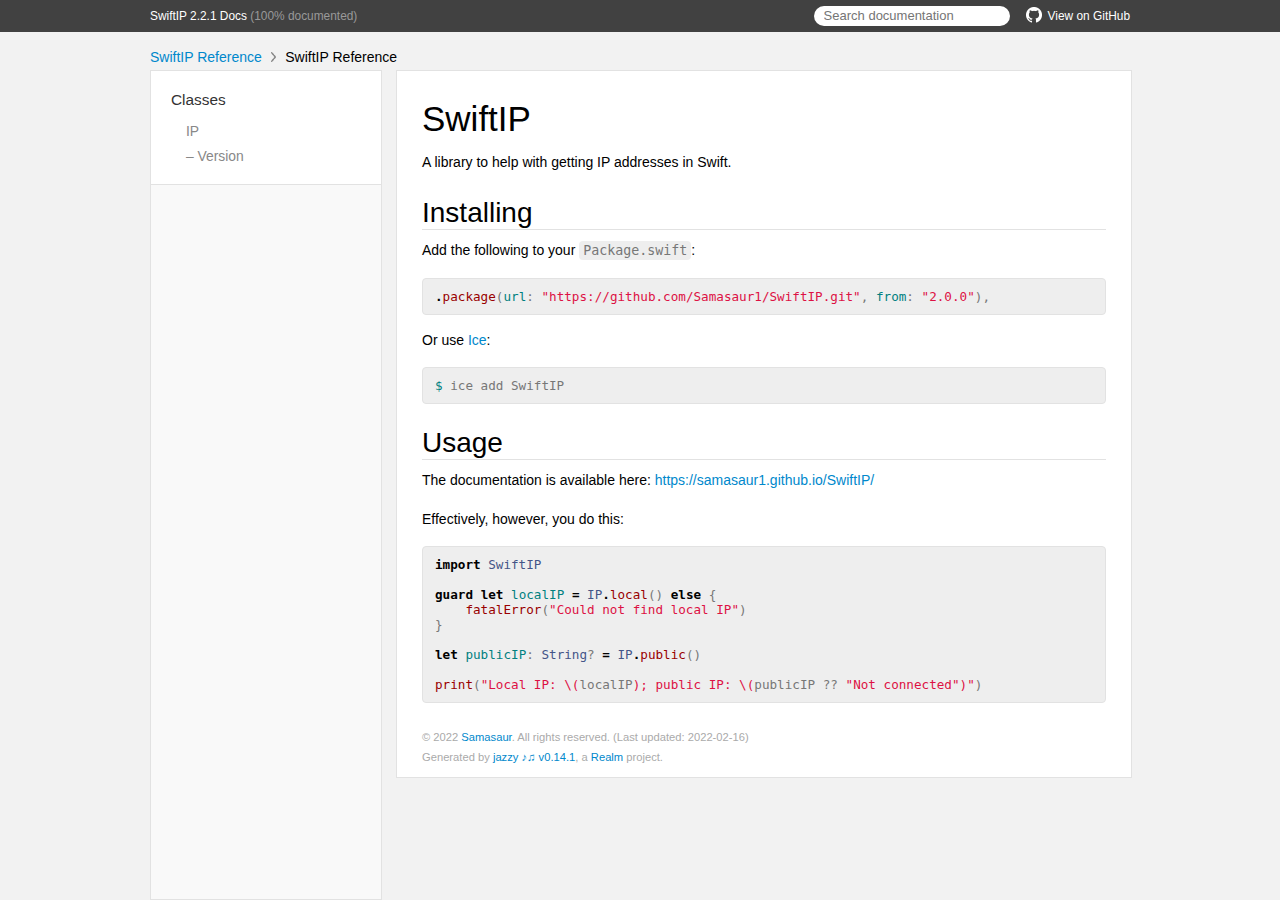
<file: index.html>
<!DOCTYPE html>
<html lang="en">
  <head>
    <title>SwiftIP  Reference</title>
    <link rel="stylesheet" type="text/css" href="css/jazzy.css" />
    <link rel="stylesheet" type="text/css" href="css/highlight.css" />
    <meta charset='utf-8'>
    <script src="js/jquery.min.js" defer></script>
    <script src="js/jazzy.js" defer></script>
    
    <script src="js/lunr.min.js" defer></script>
    <script src="js/typeahead.jquery.js" defer></script>
    <script src="js/jazzy.search.js" defer></script>
  </head>
  <body>
    <a title="SwiftIP  Reference"></a>
    <header>
      <div class="content-wrapper">
        <p><a href="index.html">SwiftIP 2.2.1 Docs</a> (100% documented)</p>
        <p class="header-right"><a href="https://github.com/Samasaur1/SwiftIP"><img src="img/gh.png" alt="GitHub"/>View on GitHub</a></p>
        <div class="header-right">
          <form role="search" action="search.json">
            <input type="text" placeholder="Search documentation" data-typeahead>
          </form>
        </div>
      </div>
    </header>
    <div class="content-wrapper">
      <p id="breadcrumbs">
        <a href="index.html">SwiftIP Reference</a>
        <img id="carat" src="img/carat.png" alt=""/>
        SwiftIP  Reference
      </p>
    </div>
    <div class="content-wrapper">
      <nav class="sidebar">
        <ul class="nav-groups">
          <li class="nav-group-name">
            <a href="Classes.html">Classes</a>
            <ul class="nav-group-tasks">
              <li class="nav-group-task">
                <a href="Classes/IP.html">IP</a>
              </li>
              <li class="nav-group-task">
                <a href="Classes/IP/Version.html">– Version</a>
              </li>
            </ul>
          </li>
        </ul>
      </nav>
      <article class="main-content">
        <section>
          <section class="section">
            
            <h1 id='swiftip' class='heading'>SwiftIP</h1>

<p>A library to help with getting IP addresses in Swift.</p>
<h2 id='installing' class='heading'>Installing</h2>

<p>Add the following to your <code>Package.swift</code>:</p>
<pre class="highlight swift"><code><span class="o">.</span><span class="nf">package</span><span class="p">(</span><span class="nv">url</span><span class="p">:</span> <span class="s">"https://github.com/Samasaur1/SwiftIP.git"</span><span class="p">,</span> <span class="nv">from</span><span class="p">:</span> <span class="s">"2.0.0"</span><span class="p">),</span>
</code></pre>

<p>Or use <a href="https://github.com/jakeheis/Ice">Ice</a>:</p>
<pre class="highlight shell"><code><span class="nv">$ </span>ice add SwiftIP
</code></pre>
<h2 id='usage' class='heading'>Usage</h2>

<p>The documentation is available here: <a href="https://samasaur1.github.io/SwiftIP/">https://samasaur1.github.io/SwiftIP/</a></p>

<p>Effectively, however, you do this:</p>
<pre class="highlight swift"><code><span class="kd">import</span> <span class="kt">SwiftIP</span>

<span class="k">guard</span> <span class="k">let</span> <span class="nv">localIP</span> <span class="o">=</span> <span class="kt">IP</span><span class="o">.</span><span class="nf">local</span><span class="p">()</span> <span class="k">else</span> <span class="p">{</span>
    <span class="nf">fatalError</span><span class="p">(</span><span class="s">"Could not find local IP"</span><span class="p">)</span>
<span class="p">}</span>

<span class="k">let</span> <span class="nv">publicIP</span><span class="p">:</span> <span class="kt">String</span><span class="p">?</span> <span class="o">=</span> <span class="kt">IP</span><span class="o">.</span><span class="nf">public</span><span class="p">()</span>

<span class="nf">print</span><span class="p">(</span><span class="s">"Local IP: </span><span class="se">\(</span><span class="n">localIP</span><span class="se">)</span><span class="s">; public IP: </span><span class="se">\(</span><span class="n">publicIP</span> <span class="p">??</span> <span class="s">"Not connected"</span><span class="se">)</span><span class="s">"</span><span class="p">)</span>
</code></pre>

          </section>
        </section>
        <section id="footer">
          <p>&copy; 2022 <a class="link" href="https://github.com/Samasaur1" target="_blank" rel="external noopener">Samasaur</a>. All rights reserved. (Last updated: 2022-02-16)</p>
          <p>Generated by <a class="link" href="https://github.com/realm/jazzy" target="_blank" rel="external noopener">jazzy ♪♫ v0.14.1</a>, a <a class="link" href="https://realm.io" target="_blank" rel="external noopener">Realm</a> project.</p>
        </section>
      </article>
    </div>
  </body>
</html>
</file>
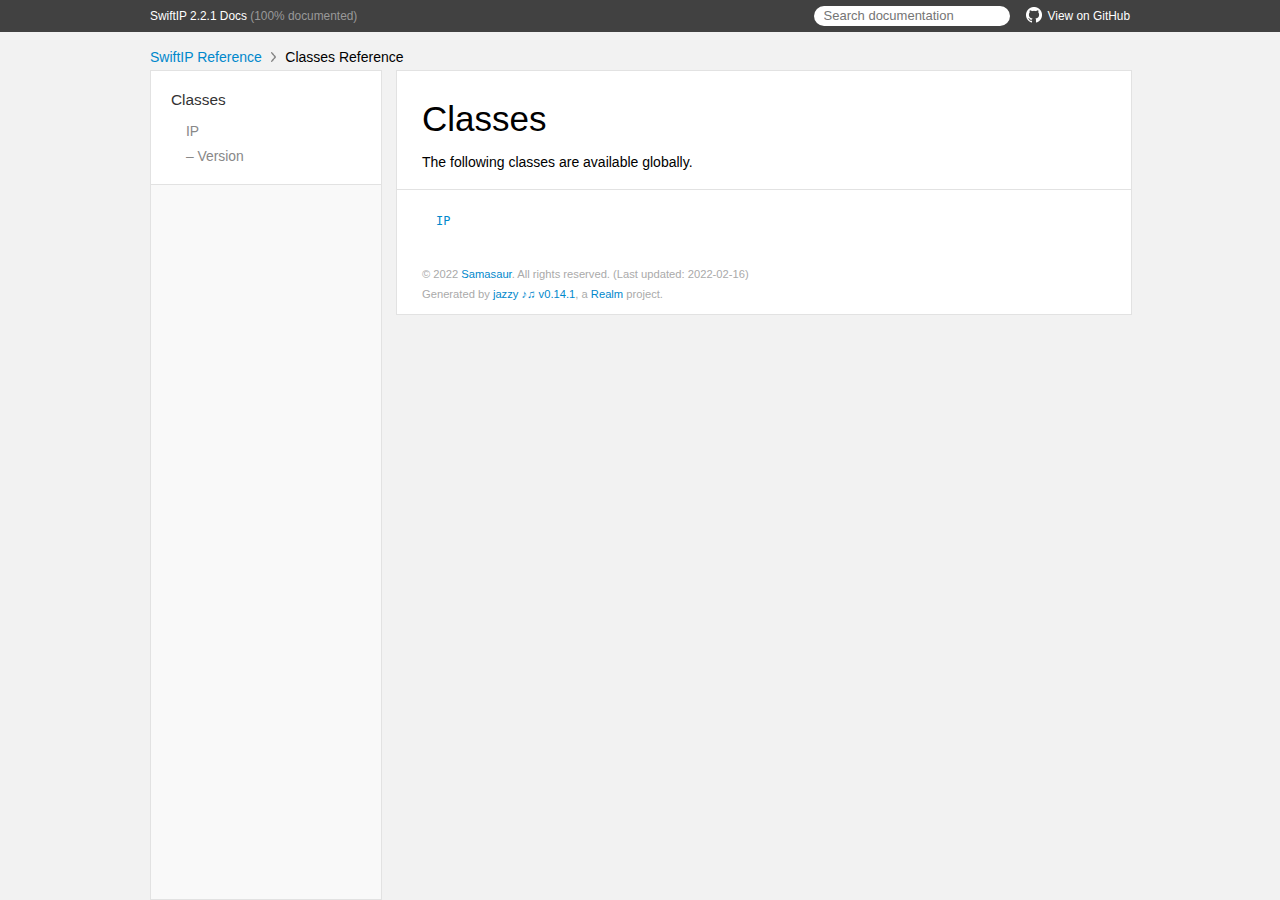
<file: Classes.html>
<!DOCTYPE html>
<html lang="en">
  <head>
    <title>Classes  Reference</title>
    <link rel="stylesheet" type="text/css" href="css/jazzy.css" />
    <link rel="stylesheet" type="text/css" href="css/highlight.css" />
    <meta charset='utf-8'>
    <script src="js/jquery.min.js" defer></script>
    <script src="js/jazzy.js" defer></script>
    
    <script src="js/lunr.min.js" defer></script>
    <script src="js/typeahead.jquery.js" defer></script>
    <script src="js/jazzy.search.js" defer></script>
  </head>
  <body>
    <a name="//apple_ref/swift/Section/Classes" class="dashAnchor"></a>
    <a title="Classes  Reference"></a>
    <header>
      <div class="content-wrapper">
        <p><a href="index.html">SwiftIP 2.2.1 Docs</a> (100% documented)</p>
        <p class="header-right"><a href="https://github.com/Samasaur1/SwiftIP"><img src="img/gh.png" alt="GitHub"/>View on GitHub</a></p>
        <div class="header-right">
          <form role="search" action="search.json">
            <input type="text" placeholder="Search documentation" data-typeahead>
          </form>
        </div>
      </div>
    </header>
    <div class="content-wrapper">
      <p id="breadcrumbs">
        <a href="index.html">SwiftIP Reference</a>
        <img id="carat" src="img/carat.png" alt=""/>
        Classes  Reference
      </p>
    </div>
    <div class="content-wrapper">
      <nav class="sidebar">
        <ul class="nav-groups">
          <li class="nav-group-name">
            <a href="Classes.html">Classes</a>
            <ul class="nav-group-tasks">
              <li class="nav-group-task">
                <a href="Classes/IP.html">IP</a>
              </li>
              <li class="nav-group-task">
                <a href="Classes/IP/Version.html">– Version</a>
              </li>
            </ul>
          </li>
        </ul>
      </nav>
      <article class="main-content">
        <section>
          <section class="section">
            <h1>Classes</h1>
            <p>The following classes are available globally.</p>

          </section>
          <section class="section task-group-section">
            <div class="task-group">
              <ul>
                <li class="item">
                  <div>
                    <code>
                    <a name="/s:7SwiftIP0B0C"></a>
                    <a name="//apple_ref/swift/Class/IP" class="dashAnchor"></a>
                    <a class="token" href="#/s:7SwiftIP0B0C">IP</a>
                    </code>
                  </div>
                  <div class="height-container">
                    <div class="pointer-container"></div>
                    <section class="section">
                      <div class="pointer"></div>
                      <div class="abstract">
                        <p>The class that manages finding the device&rsquo;s IP address(es).</p>

                        <a href="Classes/IP.html" class="slightly-smaller">See more</a>
                      </div>
                      <div class="declaration">
                        <h4>Declaration</h4>
                        <div class="language">
                          <p class="aside-title">Swift</p>
                          <pre class="highlight swift"><code><span class="kd">public</span> <span class="kd">final</span> <span class="kd">class</span> <span class="kt">IP</span></code></pre>

                        </div>
                      </div>
                    </section>
                  </div>
                </li>
              </ul>
            </div>
          </section>
        </section>
        <section id="footer">
          <p>&copy; 2022 <a class="link" href="https://github.com/Samasaur1" target="_blank" rel="external noopener">Samasaur</a>. All rights reserved. (Last updated: 2022-02-16)</p>
          <p>Generated by <a class="link" href="https://github.com/realm/jazzy" target="_blank" rel="external noopener">jazzy ♪♫ v0.14.1</a>, a <a class="link" href="https://realm.io" target="_blank" rel="external noopener">Realm</a> project.</p>
        </section>
      </article>
    </div>
  </body>
</html>
</file>
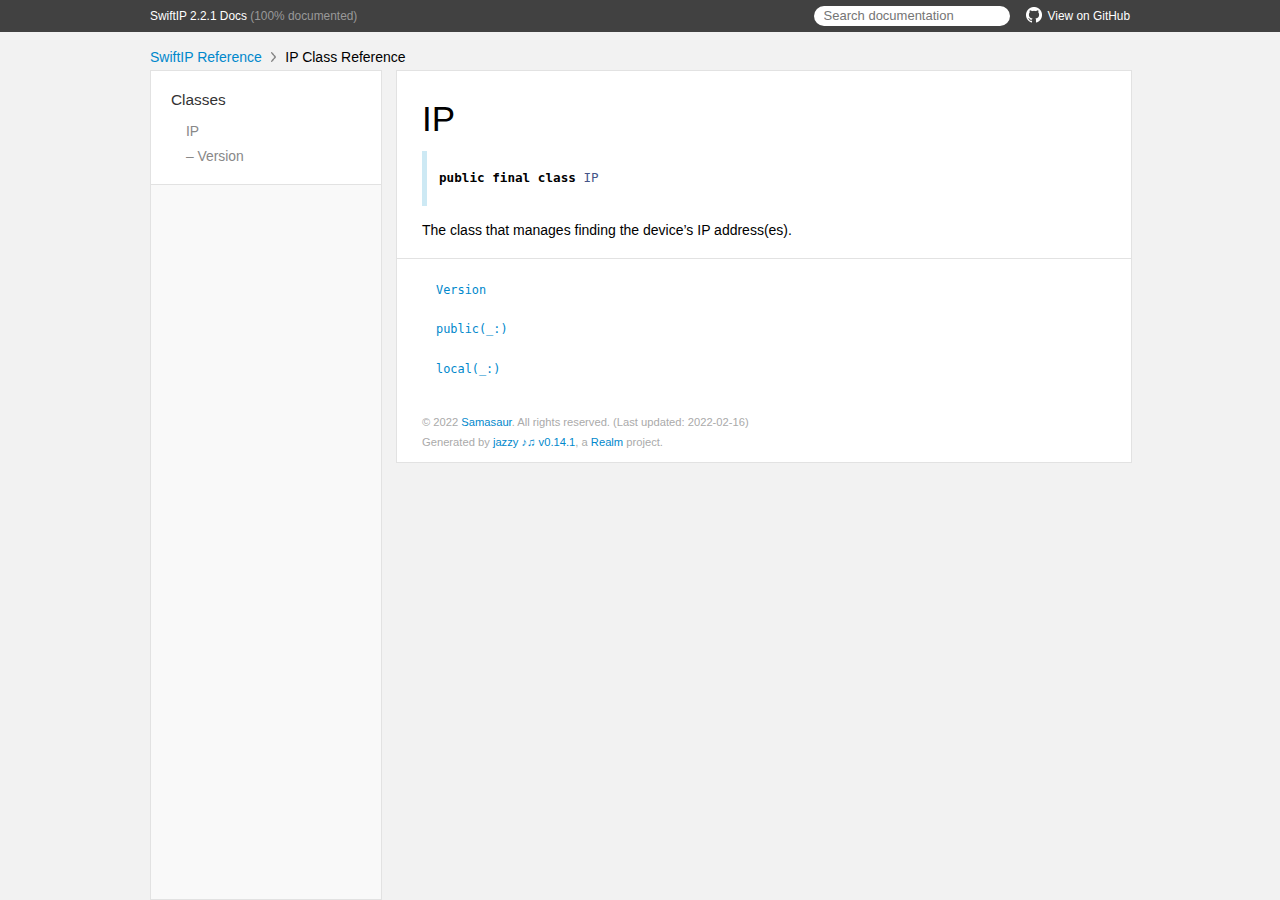
<file: Classes/IP.html>
<!DOCTYPE html>
<html lang="en">
  <head>
    <title>IP Class Reference</title>
    <link rel="stylesheet" type="text/css" href="../css/jazzy.css" />
    <link rel="stylesheet" type="text/css" href="../css/highlight.css" />
    <meta charset='utf-8'>
    <script src="../js/jquery.min.js" defer></script>
    <script src="../js/jazzy.js" defer></script>
    
    <script src="../js/lunr.min.js" defer></script>
    <script src="../js/typeahead.jquery.js" defer></script>
    <script src="../js/jazzy.search.js" defer></script>
  </head>
  <body>
    <a name="//apple_ref/swift/Class/IP" class="dashAnchor"></a>
    <a title="IP Class Reference"></a>
    <header>
      <div class="content-wrapper">
        <p><a href="../index.html">SwiftIP 2.2.1 Docs</a> (100% documented)</p>
        <p class="header-right"><a href="https://github.com/Samasaur1/SwiftIP"><img src="../img/gh.png" alt="GitHub"/>View on GitHub</a></p>
        <div class="header-right">
          <form role="search" action="../search.json">
            <input type="text" placeholder="Search documentation" data-typeahead>
          </form>
        </div>
      </div>
    </header>
    <div class="content-wrapper">
      <p id="breadcrumbs">
        <a href="../index.html">SwiftIP Reference</a>
        <img id="carat" src="../img/carat.png" alt=""/>
        IP Class Reference
      </p>
    </div>
    <div class="content-wrapper">
      <nav class="sidebar">
        <ul class="nav-groups">
          <li class="nav-group-name">
            <a href="../Classes.html">Classes</a>
            <ul class="nav-group-tasks">
              <li class="nav-group-task">
                <a href="../Classes/IP.html">IP</a>
              </li>
              <li class="nav-group-task">
                <a href="../Classes/IP/Version.html">– Version</a>
              </li>
            </ul>
          </li>
        </ul>
      </nav>
      <article class="main-content">
        <section>
          <section class="section">
            <h1>IP</h1>
              <div class="declaration">
                <div class="language">
                  
                  <pre class="highlight swift"><code><span class="kd">public</span> <span class="kd">final</span> <span class="kd">class</span> <span class="kt">IP</span></code></pre>

                </div>
              </div>
            <p>The class that manages finding the device&rsquo;s IP address(es).</p>

          </section>
          <section class="section task-group-section">
            <div class="task-group">
              <ul>
                <li class="item">
                  <div>
                    <code>
                    <a name="/s:7SwiftIP0B0C7VersionO"></a>
                    <a name="//apple_ref/swift/Enum/Version" class="dashAnchor"></a>
                    <a class="token" href="#/s:7SwiftIP0B0C7VersionO">Version</a>
                    </code>
                  </div>
                  <div class="height-container">
                    <div class="pointer-container"></div>
                    <section class="section">
                      <div class="pointer"></div>
                      <div class="abstract">
                        <p>The version of the Internet Protocol (IP) that you want to fetch</p>

                        <a href="../Classes/IP/Version.html" class="slightly-smaller">See more</a>
                      </div>
                      <div class="declaration">
                        <h4>Declaration</h4>
                        <div class="language">
                          <p class="aside-title">Swift</p>
                          <pre class="highlight swift"><code><span class="kd">public</span> <span class="kd">enum</span> <span class="kt">Version</span> <span class="p">:</span> <span class="kt">String</span></code></pre>

                        </div>
                      </div>
                    </section>
                  </div>
                </li>
                <li class="item">
                  <div>
                    <code>
                    <a name="/s:7SwiftIP0B0C6publicySSSgAC7VersionOFZ"></a>
                    <a name="//apple_ref/swift/Method/public(_:)" class="dashAnchor"></a>
                    <a class="token" href="#/s:7SwiftIP0B0C6publicySSSgAC7VersionOFZ">public(_:<wbr>)</a>
                    </code>
                  </div>
                  <div class="height-container">
                    <div class="pointer-container"></div>
                    <section class="section">
                      <div class="pointer"></div>
                      <div class="abstract">
                        <p>Get the device&rsquo;s public IP address, if available.</p>

<p>This currently relies on <a href="https://icanhazip.com">https://icanhazip.com</a> so if that site is down, it will not work.
It will time out after 5 seconds.</p>

                      </div>
                      <div class="declaration">
                        <h4>Declaration</h4>
                        <div class="language">
                          <p class="aside-title">Swift</p>
                          <pre class="highlight swift"><code><span class="kd">public</span> <span class="kd">class</span> <span class="kd">func</span> <span class="p">`</span><span class="nv">public</span><span class="p">`(</span><span class="n">_</span> <span class="nv">version</span><span class="p">:</span> <span class="kt"><a href="../Classes/IP/Version.html">Version</a></span> <span class="o">=</span> <span class="o">.</span><span class="kt">IPv4</span><span class="p">)</span> <span class="o">-&gt;</span> <span class="kt">String</span><span class="p">?</span></code></pre>

                        </div>
                      </div>
                      <div>
                        <h4>Parameters</h4>
                        <table class="graybox">
                          <tbody>
                            <tr>
                              <td>
                                <code>
                                <em>version</em>
                                </code>
                              </td>
                              <td>
                                <div>
                                  <p>IPv4 vs IPv6.</p>
                                </div>
                              </td>
                            </tr>
                          </tbody>
                        </table>
                      </div>
                      <div>
                        <h4>Return Value</h4>
                        <p>The device&rsquo;s public IP address.</p>
                      </div>
                    </section>
                  </div>
                </li>
                <li class="item">
                  <div>
                    <code>
                    <a name="/s:7SwiftIP0B0C5localySSSgAC7VersionOFZ"></a>
                    <a name="//apple_ref/swift/Method/local(_:)" class="dashAnchor"></a>
                    <a class="token" href="#/s:7SwiftIP0B0C5localySSSgAC7VersionOFZ">local(_:<wbr>)</a>
                    </code>
                  </div>
                  <div class="height-container">
                    <div class="pointer-container"></div>
                    <section class="section">
                      <div class="pointer"></div>
                      <div class="abstract">
                        <p>Get the device&rsquo;s local IP address, if available.</p>

                      </div>
                      <div class="declaration">
                        <h4>Declaration</h4>
                        <div class="language">
                          <p class="aside-title">Swift</p>
                          <pre class="highlight swift"><code><span class="kd">public</span> <span class="kd">class</span> <span class="kd">func</span> <span class="nf">local</span><span class="p">(</span><span class="n">_</span> <span class="nv">version</span><span class="p">:</span> <span class="kt"><a href="../Classes/IP/Version.html">Version</a></span> <span class="o">=</span> <span class="o">.</span><span class="kt">IPv4</span><span class="p">)</span> <span class="o">-&gt;</span> <span class="kt">String</span><span class="p">?</span></code></pre>

                        </div>
                      </div>
                      <div>
                        <h4>Parameters</h4>
                        <table class="graybox">
                          <tbody>
                            <tr>
                              <td>
                                <code>
                                <em>version</em>
                                </code>
                              </td>
                              <td>
                                <div>
                                  <p>IPv4 vs IPv6.</p>
                                </div>
                              </td>
                            </tr>
                          </tbody>
                        </table>
                      </div>
                      <div>
                        <h4>Return Value</h4>
                        <p>The device&rsquo;s local IP address.</p>
                      </div>
                    </section>
                  </div>
                </li>
              </ul>
            </div>
          </section>
        </section>
        <section id="footer">
          <p>&copy; 2022 <a class="link" href="https://github.com/Samasaur1" target="_blank" rel="external noopener">Samasaur</a>. All rights reserved. (Last updated: 2022-02-16)</p>
          <p>Generated by <a class="link" href="https://github.com/realm/jazzy" target="_blank" rel="external noopener">jazzy ♪♫ v0.14.1</a>, a <a class="link" href="https://realm.io" target="_blank" rel="external noopener">Realm</a> project.</p>
        </section>
      </article>
    </div>
  </body>
</html>
</file>
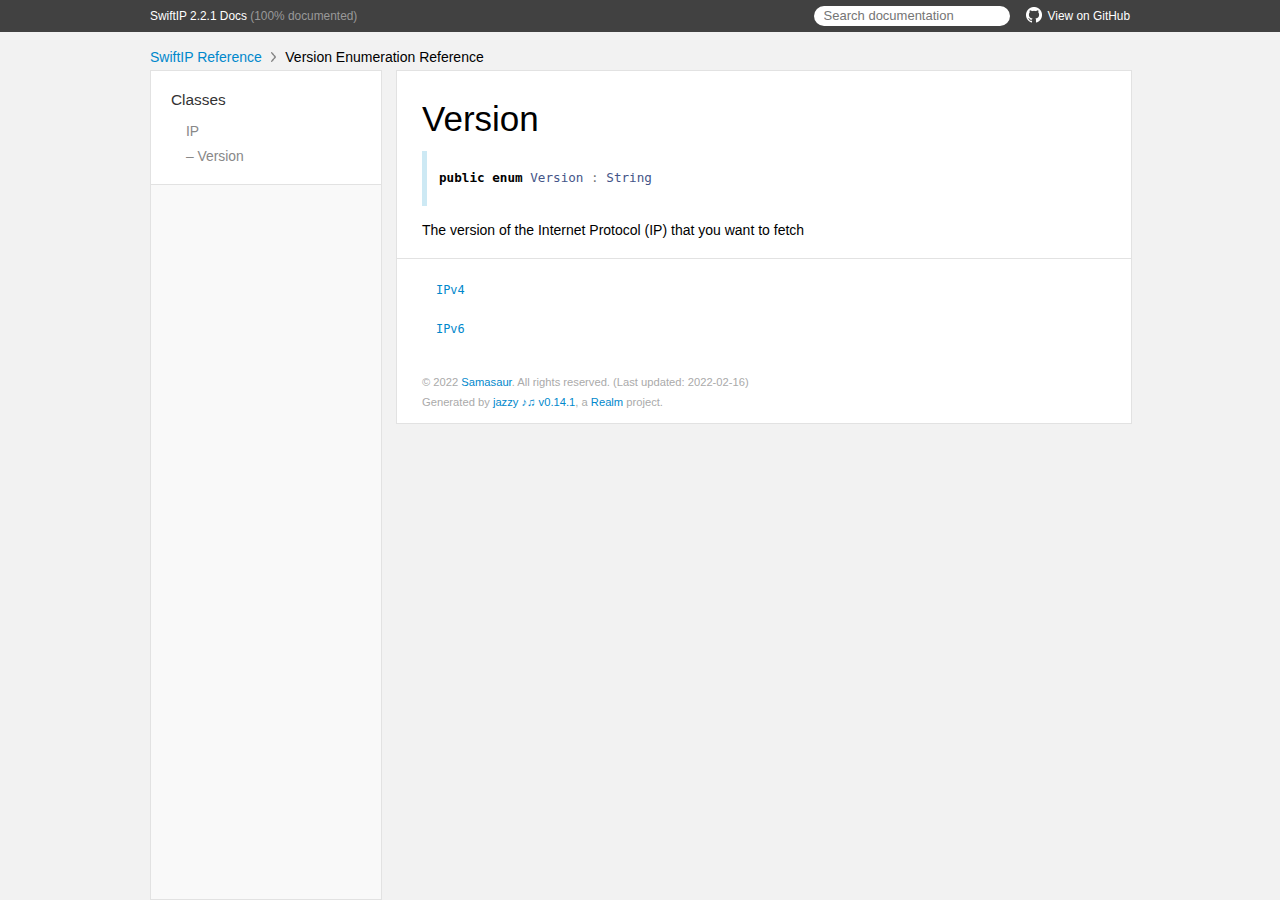
<file: Classes/IP/Version.html>
<!DOCTYPE html>
<html lang="en">
  <head>
    <title>Version Enumeration Reference</title>
    <link rel="stylesheet" type="text/css" href="../../css/jazzy.css" />
    <link rel="stylesheet" type="text/css" href="../../css/highlight.css" />
    <meta charset='utf-8'>
    <script src="../../js/jquery.min.js" defer></script>
    <script src="../../js/jazzy.js" defer></script>
    
    <script src="../../js/lunr.min.js" defer></script>
    <script src="../../js/typeahead.jquery.js" defer></script>
    <script src="../../js/jazzy.search.js" defer></script>
  </head>
  <body>
    <a name="//apple_ref/swift/Enum/Version" class="dashAnchor"></a>
    <a title="Version Enumeration Reference"></a>
    <header>
      <div class="content-wrapper">
        <p><a href="../../index.html">SwiftIP 2.2.1 Docs</a> (100% documented)</p>
        <p class="header-right"><a href="https://github.com/Samasaur1/SwiftIP"><img src="../../img/gh.png" alt="GitHub"/>View on GitHub</a></p>
        <div class="header-right">
          <form role="search" action="../../search.json">
            <input type="text" placeholder="Search documentation" data-typeahead>
          </form>
        </div>
      </div>
    </header>
    <div class="content-wrapper">
      <p id="breadcrumbs">
        <a href="../../index.html">SwiftIP Reference</a>
        <img id="carat" src="../../img/carat.png" alt=""/>
        Version Enumeration Reference
      </p>
    </div>
    <div class="content-wrapper">
      <nav class="sidebar">
        <ul class="nav-groups">
          <li class="nav-group-name">
            <a href="../../Classes.html">Classes</a>
            <ul class="nav-group-tasks">
              <li class="nav-group-task">
                <a href="../../Classes/IP.html">IP</a>
              </li>
              <li class="nav-group-task">
                <a href="../../Classes/IP/Version.html">– Version</a>
              </li>
            </ul>
          </li>
        </ul>
      </nav>
      <article class="main-content">
        <section>
          <section class="section">
            <h1>Version</h1>
              <div class="declaration">
                <div class="language">
                  
                  <pre class="highlight swift"><code><span class="kd">public</span> <span class="kd">enum</span> <span class="kt">Version</span> <span class="p">:</span> <span class="kt">String</span></code></pre>

                </div>
              </div>
            <p>The version of the Internet Protocol (IP) that you want to fetch</p>

          </section>
          <section class="section task-group-section">
            <div class="task-group">
              <ul>
                <li class="item">
                  <div>
                    <code>
                    <a name="/s:7SwiftIP0B0C7VersionO4IPv4yA2EmF"></a>
                    <a name="//apple_ref/swift/Element/IPv4" class="dashAnchor"></a>
                    <a class="token" href="#/s:7SwiftIP0B0C7VersionO4IPv4yA2EmF">IPv4</a>
                    </code>
                  </div>
                  <div class="height-container">
                    <div class="pointer-container"></div>
                    <section class="section">
                      <div class="pointer"></div>
                      <div class="abstract">
                        <p>IPv4 address (e.g. 192.168.0.1).</p>

                      </div>
                      <div class="declaration">
                        <h4>Declaration</h4>
                        <div class="language">
                          <p class="aside-title">Swift</p>
                          <pre class="highlight swift"><code><span class="k">case</span> <span class="kt">IPv4</span> <span class="o">=</span> <span class="s">"ipv4"</span></code></pre>

                        </div>
                      </div>
                    </section>
                  </div>
                </li>
                <li class="item">
                  <div>
                    <code>
                    <a name="/s:7SwiftIP0B0C7VersionO4IPv6yA2EmF"></a>
                    <a name="//apple_ref/swift/Element/IPv6" class="dashAnchor"></a>
                    <a class="token" href="#/s:7SwiftIP0B0C7VersionO4IPv6yA2EmF">IPv6</a>
                    </code>
                  </div>
                  <div class="height-container">
                    <div class="pointer-container"></div>
                    <section class="section">
                      <div class="pointer"></div>
                      <div class="abstract">
                        <p>IPv6 address (e.g. 2001:0db8:85a3:0000:0000:8a2e:0370:7334).</p>

                      </div>
                      <div class="declaration">
                        <h4>Declaration</h4>
                        <div class="language">
                          <p class="aside-title">Swift</p>
                          <pre class="highlight swift"><code><span class="k">case</span> <span class="kt">IPv6</span> <span class="o">=</span> <span class="s">"ipv6"</span></code></pre>

                        </div>
                      </div>
                    </section>
                  </div>
                </li>
              </ul>
            </div>
          </section>
        </section>
        <section id="footer">
          <p>&copy; 2022 <a class="link" href="https://github.com/Samasaur1" target="_blank" rel="external noopener">Samasaur</a>. All rights reserved. (Last updated: 2022-02-16)</p>
          <p>Generated by <a class="link" href="https://github.com/realm/jazzy" target="_blank" rel="external noopener">jazzy ♪♫ v0.14.1</a>, a <a class="link" href="https://realm.io" target="_blank" rel="external noopener">Realm</a> project.</p>
        </section>
      </article>
    </div>
  </body>
</html>
</file>
<file: css/jazzy.css>
/*! Jazzy - https://github.com/realm/jazzy
 *  Copyright Realm Inc.
 *  SPDX-License-Identifier: MIT
 */
html, body, div, span, h1, h3, h4, p, a, code, em, img, ul, li, table, tbody, tr, td {
  background: transparent;
  border: 0;
  margin: 0;
  outline: 0;
  padding: 0;
  vertical-align: baseline; }

body {
  background-color: #f2f2f2;
  font-family: Helvetica, freesans, Arial, sans-serif;
  font-size: 14px;
  -webkit-font-smoothing: subpixel-antialiased;
  word-wrap: break-word; }

h1, h2, h3 {
  margin-top: 0.8em;
  margin-bottom: 0.3em;
  font-weight: 100;
  color: black; }

h1 {
  font-size: 2.5em; }

h2 {
  font-size: 2em;
  border-bottom: 1px solid #e2e2e2; }

h4 {
  font-size: 13px;
  line-height: 1.5;
  margin-top: 21px; }

h5 {
  font-size: 1.1em; }

h6 {
  font-size: 1.1em;
  color: #777; }

.section-name {
  color: gray;
  display: block;
  font-family: Helvetica;
  font-size: 22px;
  font-weight: 100;
  margin-bottom: 15px; }

pre, code {
  font: 0.95em Menlo, monospace;
  color: #777;
  word-wrap: normal; }

p code, li code {
  background-color: #eee;
  padding: 2px 4px;
  border-radius: 4px; }

pre > code {
  padding: 0; }

a {
  color: #0088cc;
  text-decoration: none; }
  a code {
    color: inherit; }

ul {
  padding-left: 15px; }

li {
  line-height: 1.8em; }

img {
  max-width: 100%; }

blockquote {
  margin-left: 0;
  padding: 0 10px;
  border-left: 4px solid #ccc; }

hr {
  height: 1px;
  border: none;
  background-color: #e2e2e2; }

.footnote-ref {
  display: inline-block;
  scroll-margin-top: 70px; }

.footnote-def {
  scroll-margin-top: 70px; }

.content-wrapper {
  margin: 0 auto;
  width: 980px; }

header {
  font-size: 0.85em;
  line-height: 32px;
  background-color: #414141;
  position: fixed;
  width: 100%;
  z-index: 3; }
  header img {
    padding-right: 6px;
    vertical-align: -3px;
    height: 16px; }
  header a {
    color: #fff; }
  header p {
    float: left;
    color: #999; }
  header .header-right {
    float: right;
    margin-left: 16px; }

#breadcrumbs {
  background-color: #f2f2f2;
  height: 21px;
  padding-top: 17px;
  position: fixed;
  width: 100%;
  z-index: 2;
  margin-top: 32px; }
  #breadcrumbs #carat {
    height: 10px;
    margin: 0 5px; }

.sidebar {
  background-color: #f9f9f9;
  border: 1px solid #e2e2e2;
  overflow-y: auto;
  overflow-x: hidden;
  position: fixed;
  top: 70px;
  bottom: 0;
  width: 230px;
  word-wrap: normal; }

.nav-groups {
  list-style-type: none;
  background: #fff;
  padding-left: 0; }

.nav-group-name {
  border-bottom: 1px solid #e2e2e2;
  font-size: 1.1em;
  font-weight: 100;
  padding: 15px 0 15px 20px; }
  .nav-group-name > a {
    color: #333; }

.nav-group-tasks {
  margin-top: 5px; }

.nav-group-task {
  font-size: 0.9em;
  list-style-type: none;
  white-space: nowrap; }
  .nav-group-task a {
    color: #888; }

.main-content {
  background-color: #fff;
  border: 1px solid #e2e2e2;
  margin-left: 246px;
  position: absolute;
  overflow: hidden;
  padding-bottom: 20px;
  top: 70px;
  width: 734px; }
  .main-content p, .main-content a, .main-content code, .main-content em, .main-content ul, .main-content table, .main-content blockquote {
    margin-bottom: 1em; }
  .main-content p {
    line-height: 1.8em; }
  .main-content section .section:first-child {
    margin-top: 0;
    padding-top: 0; }
  .main-content section .task-group-section .task-group:first-of-type {
    padding-top: 10px; }
    .main-content section .task-group-section .task-group:first-of-type .section-name {
      padding-top: 15px; }
  .main-content section .heading:before {
    content: "";
    display: block;
    padding-top: 70px;
    margin: -70px 0 0; }
  .main-content .section-name p {
    margin-bottom: inherit;
    line-height: inherit; }
  .main-content .section-name code {
    background-color: inherit;
    padding: inherit;
    color: inherit; }

.section {
  padding: 0 25px; }

.highlight {
  background-color: #eee;
  padding: 10px 12px;
  border: 1px solid #e2e2e2;
  border-radius: 4px;
  overflow-x: auto; }

.declaration .highlight {
  overflow-x: initial;
  padding: 0 40px 40px 0;
  margin-bottom: -25px;
  background-color: transparent;
  border: none; }

.section-name {
  margin: 0;
  margin-left: 18px; }

.task-group-section {
  margin-top: 10px;
  padding-left: 6px;
  border-top: 1px solid #e2e2e2; }

.task-group {
  padding-top: 0px; }

.task-name-container a[name]:before {
  content: "";
  display: block;
  padding-top: 70px;
  margin: -70px 0 0; }

.section-name-container {
  position: relative;
  display: inline-block; }
  .section-name-container .section-name-link {
    position: absolute;
    top: 0;
    left: 0;
    bottom: 0;
    right: 0;
    margin-bottom: 0; }
  .section-name-container .section-name {
    position: relative;
    pointer-events: none;
    z-index: 1; }
    .section-name-container .section-name a {
      pointer-events: auto; }

.item {
  padding-top: 8px;
  width: 100%;
  list-style-type: none; }
  .item a[name]:before {
    content: "";
    display: block;
    padding-top: 70px;
    margin: -70px 0 0; }
  .item code {
    background-color: transparent;
    padding: 0; }
  .item .token, .item .direct-link {
    display: inline-block;
    text-indent: -20px;
    padding-left: 3px;
    margin-left: 35px;
    font-size: 11.9px;
    transition: all 300ms; }
  .item .token-open {
    margin-left: 20px; }
  .item .discouraged {
    text-decoration: line-through; }
  .item .declaration-note {
    font-size: .85em;
    color: gray;
    font-style: italic; }

.pointer-container {
  border-bottom: 1px solid #e2e2e2;
  left: -23px;
  padding-bottom: 13px;
  position: relative;
  width: 110%; }

.pointer {
  background: #f9f9f9;
  border-left: 1px solid #e2e2e2;
  border-top: 1px solid #e2e2e2;
  height: 12px;
  left: 21px;
  top: -7px;
  -webkit-transform: rotate(45deg);
  -moz-transform: rotate(45deg);
  -o-transform: rotate(45deg);
  transform: rotate(45deg);
  position: absolute;
  width: 12px; }

.height-container {
  display: none;
  left: -25px;
  padding: 0 25px;
  position: relative;
  width: 100%;
  overflow: hidden; }
  .height-container .section {
    background: #f9f9f9;
    border-bottom: 1px solid #e2e2e2;
    left: -25px;
    position: relative;
    width: 100%;
    padding-top: 10px;
    padding-bottom: 5px; }

.aside, .language {
  padding: 6px 12px;
  margin: 12px 0;
  border-left: 5px solid #dddddd;
  overflow-y: hidden; }
  .aside .aside-title, .language .aside-title {
    font-size: 9px;
    letter-spacing: 2px;
    text-transform: uppercase;
    padding-bottom: 0;
    margin: 0;
    color: #aaa;
    -webkit-user-select: none; }
  .aside p:last-child, .language p:last-child {
    margin-bottom: 0; }

.language {
  border-left: 5px solid #cde9f4; }
  .language .aside-title {
    color: #4b8afb; }

.aside-warning, .aside-deprecated, .aside-unavailable {
  border-left: 5px solid #ff6666; }
  .aside-warning .aside-title, .aside-deprecated .aside-title, .aside-unavailable .aside-title {
    color: #ff0000; }

.graybox {
  border-collapse: collapse;
  width: 100%; }
  .graybox p {
    margin: 0;
    word-break: break-word;
    min-width: 50px; }
  .graybox td {
    border: 1px solid #e2e2e2;
    padding: 5px 25px 5px 10px;
    vertical-align: middle; }
  .graybox tr td:first-of-type {
    text-align: right;
    padding: 7px;
    vertical-align: top;
    word-break: normal;
    width: 40px; }

.slightly-smaller {
  font-size: 0.9em; }

#footer {
  position: relative;
  top: 10px;
  bottom: 0px;
  margin-left: 25px; }
  #footer p {
    margin: 0;
    color: #aaa;
    font-size: 0.8em; }

html.dash header, html.dash #breadcrumbs, html.dash .sidebar {
  display: none; }

html.dash .main-content {
  width: 980px;
  margin-left: 0;
  border: none;
  width: 100%;
  top: 0;
  padding-bottom: 0; }

html.dash .height-container {
  display: block; }

html.dash .item .token {
  margin-left: 0; }

html.dash .content-wrapper {
  width: auto; }

html.dash #footer {
  position: static; }

form[role=search] {
  float: right; }
  form[role=search] input {
    font: Helvetica, freesans, Arial, sans-serif;
    margin-top: 6px;
    font-size: 13px;
    line-height: 20px;
    padding: 0px 10px;
    border: none;
    border-radius: 1em; }
    .loading form[role=search] input {
      background: white url(../img/spinner.gif) center right 4px no-repeat; }
  form[role=search] .tt-menu {
    margin: 0;
    min-width: 300px;
    background: #fff;
    color: #333;
    border: 1px solid #e2e2e2;
    z-index: 4; }
  form[role=search] .tt-highlight {
    font-weight: bold; }
  form[role=search] .tt-suggestion {
    font: Helvetica, freesans, Arial, sans-serif;
    font-size: 14px;
    padding: 0 8px; }
    form[role=search] .tt-suggestion span {
      display: table-cell;
      white-space: nowrap; }
    form[role=search] .tt-suggestion .doc-parent-name {
      width: 100%;
      text-align: right;
      font-weight: normal;
      font-size: 0.9em;
      padding-left: 16px; }
  form[role=search] .tt-suggestion:hover,
  form[role=search] .tt-suggestion.tt-cursor {
    cursor: pointer;
    background-color: #4183c4;
    color: #fff; }
  form[role=search] .tt-suggestion:hover .doc-parent-name,
  form[role=search] .tt-suggestion.tt-cursor .doc-parent-name {
    color: #fff; }
section > section > p > img { margin-top: 4em; margin-right: 2em; }
</file>
<file: css/highlight.css>
/*! Jazzy - https://github.com/realm/jazzy
 *  Copyright Realm Inc.
 *  SPDX-License-Identifier: MIT
 */
/* Credit to https://gist.github.com/wataru420/2048287 */
.highlight .c {
  color: #999988;
  font-style: italic; }

.highlight .err {
  color: #a61717;
  background-color: #e3d2d2; }

.highlight .k {
  color: #000000;
  font-weight: bold; }

.highlight .o {
  color: #000000;
  font-weight: bold; }

.highlight .cm {
  color: #999988;
  font-style: italic; }

.highlight .cp {
  color: #999999;
  font-weight: bold; }

.highlight .c1 {
  color: #999988;
  font-style: italic; }

.highlight .cs {
  color: #999999;
  font-weight: bold;
  font-style: italic; }

.highlight .gd {
  color: #000000;
  background-color: #ffdddd; }

.highlight .gd .x {
  color: #000000;
  background-color: #ffaaaa; }

.highlight .ge {
  color: #000000;
  font-style: italic; }

.highlight .gr {
  color: #aa0000; }

.highlight .gh {
  color: #999999; }

.highlight .gi {
  color: #000000;
  background-color: #ddffdd; }

.highlight .gi .x {
  color: #000000;
  background-color: #aaffaa; }

.highlight .go {
  color: #888888; }

.highlight .gp {
  color: #555555; }

.highlight .gs {
  font-weight: bold; }

.highlight .gu {
  color: #aaaaaa; }

.highlight .gt {
  color: #aa0000; }

.highlight .kc {
  color: #000000;
  font-weight: bold; }

.highlight .kd {
  color: #000000;
  font-weight: bold; }

.highlight .kp {
  color: #000000;
  font-weight: bold; }

.highlight .kr {
  color: #000000;
  font-weight: bold; }

.highlight .kt {
  color: #445588; }

.highlight .m {
  color: #009999; }

.highlight .s {
  color: #d14; }

.highlight .na {
  color: #008080; }

.highlight .nb {
  color: #0086B3; }

.highlight .nc {
  color: #445588;
  font-weight: bold; }

.highlight .no {
  color: #008080; }

.highlight .ni {
  color: #800080; }

.highlight .ne {
  color: #990000;
  font-weight: bold; }

.highlight .nf {
  color: #990000; }

.highlight .nn {
  color: #555555; }

.highlight .nt {
  color: #000080; }

.highlight .nv {
  color: #008080; }

.highlight .ow {
  color: #000000;
  font-weight: bold; }

.highlight .w {
  color: #bbbbbb; }

.highlight .mf {
  color: #009999; }

.highlight .mh {
  color: #009999; }

.highlight .mi {
  color: #009999; }

.highlight .mo {
  color: #009999; }

.highlight .sb {
  color: #d14; }

.highlight .sc {
  color: #d14; }

.highlight .sd {
  color: #d14; }

.highlight .s2 {
  color: #d14; }

.highlight .se {
  color: #d14; }

.highlight .sh {
  color: #d14; }

.highlight .si {
  color: #d14; }

.highlight .sx {
  color: #d14; }

.highlight .sr {
  color: #009926; }

.highlight .s1 {
  color: #d14; }

.highlight .ss {
  color: #990073; }

.highlight .bp {
  color: #999999; }

.highlight .vc {
  color: #008080; }

.highlight .vg {
  color: #008080; }

.highlight .vi {
  color: #008080; }

.highlight .il {
  color: #009999; }
</file>
